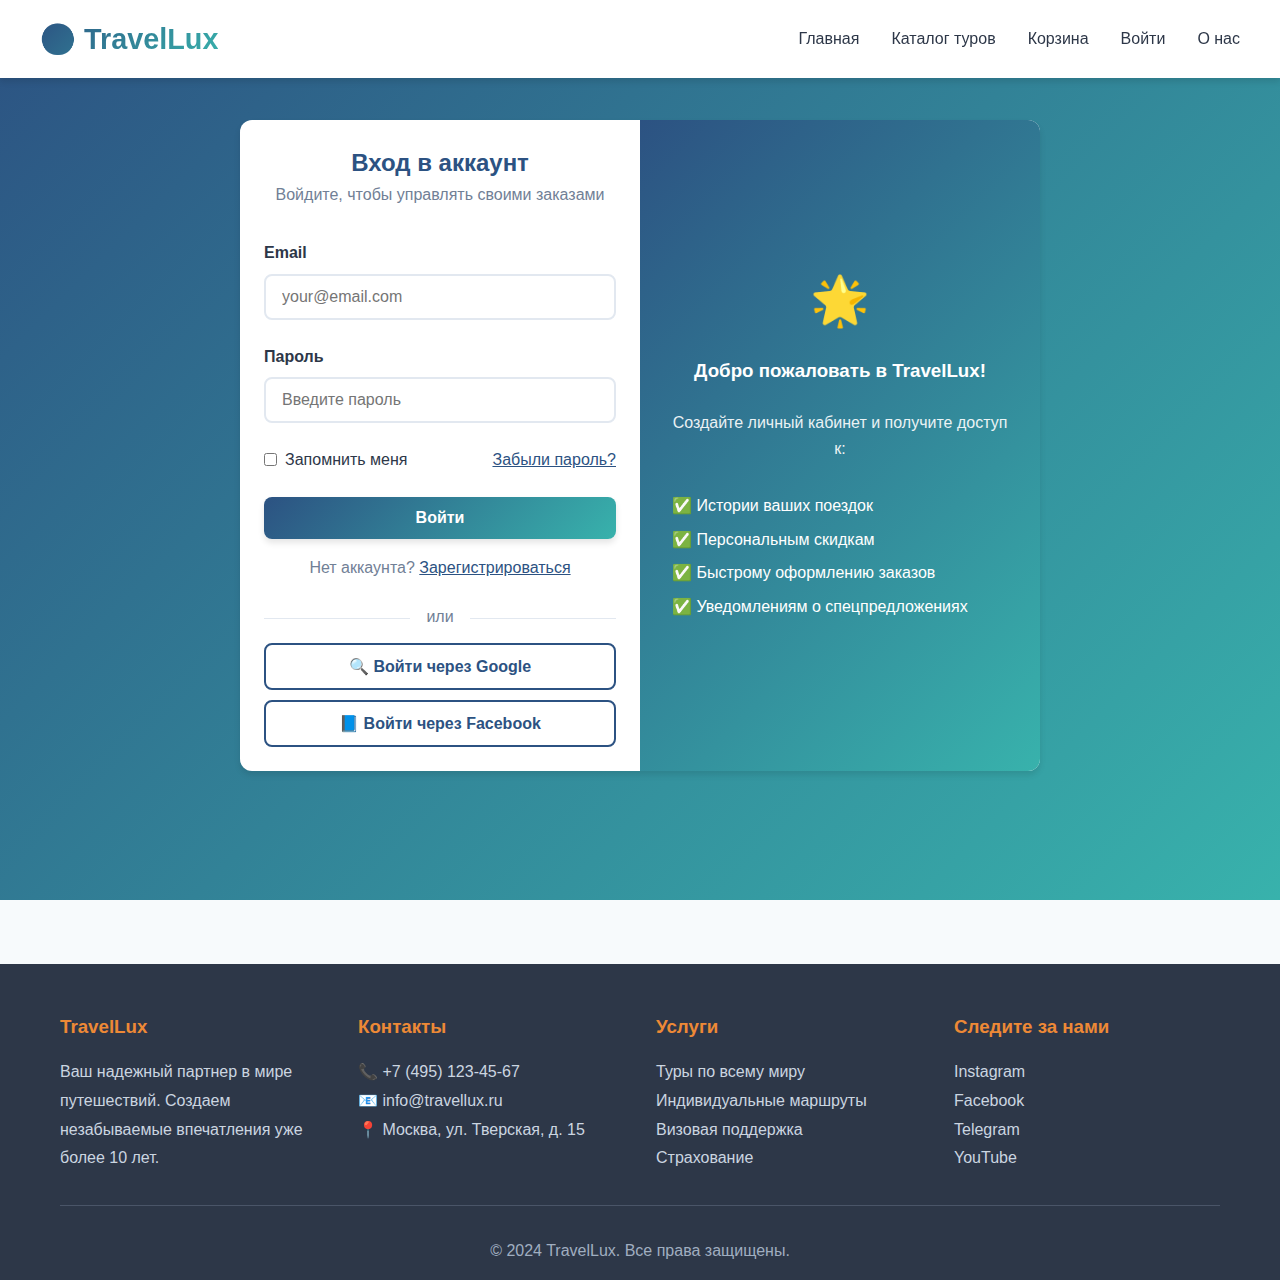
<file: auth.html>
<!DOCTYPE html>
<html lang="ru">
<head>
    <meta charset="UTF-8">
    <meta name="viewport" content="width=device-width, initial-scale=1.0">
    <title>Авторизация - TravelLux</title>
    <link rel="stylesheet" href="styles.css">
</head>
<body>
    <!-- Навигация -->
    <header class="header">
        <nav class="nav container">
            <a href="index.html" class="logo">🌍 TravelLux</a>
            <ul class="nav-menu">
                <li><a href="index.html" class="nav-link">Главная</a></li>
                <li><a href="catalog.html" class="nav-link">Каталог туров</a></li>
                <li><a href="cart.html" class="nav-link">Корзина</a></li>
                <li><a href="auth.html" class="nav-link">Войти</a></li>
                <li><a href="about.html" class="nav-link">О нас</a></li>
            </ul>
            <div class="nav-toggle">
                <span></span>
                <span></span>
                <span></span>
            </div>
        </nav>
    </header>

    <!-- Основное содержимое -->
    <section class="section" style="padding-top: 120px; min-height: 100vh; background: var(--gradient);">
        <div class="container">
            <div class="grid" style="grid-template-columns: 1fr; max-width: 800px; margin: 0 auto;">
                <div class="card" style="overflow: hidden;">
                    <div style="display: grid; grid-template-columns: 1fr 1fr; min-height: 500px;">
                        <!-- Форма входа -->
                        <div class="card-content" id="login-form">
                            <div class="text-center mb-4">
                                <h2 class="text-primary">Вход в аккаунт</h2>
                                <p class="text-light">Войдите, чтобы управлять своими заказами</p>
                            </div>
                            
                            <form onsubmit="handleLogin(event)">
                                <div class="form-group">
                                    <label class="form-label">Email</label>
                                    <input type="email" class="form-control" required placeholder="your@email.com">
                                </div>
                                
                                <div class="form-group">
                                    <label class="form-label">Пароль</label>
                                    <input type="password" class="form-control" required placeholder="Введите пароль">
                                </div>
                                
                                <div style="display: flex; justify-content: space-between; align-items: center; margin-bottom: 1.5rem;">
                                    <label style="display: flex; align-items: center; gap: 0.5rem;">
                                        <input type="checkbox"> Запомнить меня
                                    </label>
                                    <a href="#" onclick="showForgotPassword(); return false;" class="text-primary">Забыли пароль?</a>
                                </div>
                                
                                <button type="submit" class="btn btn-primary" style="width: 100%; margin-bottom: 1rem;">Войти</button>
                                
                                <div class="text-center">
                                    <p class="text-light">Нет аккаунта? 
                                        <a href="#" onclick="switchToRegister(); return false;" class="text-primary">Зарегистрироваться</a>
                                    </p>
                                </div>
                                
                                <div style="text-align: center; margin: 1.5rem 0;">
                                    <span style="color: var(--text-light); background: white; padding: 0 1rem;">или</span>
                                    <hr style="margin-top: -12px; border: none; border-top: 1px solid #E2E8F0;">
                                </div>
                                
                                <div style="display: grid; gap: 10px;">
                                    <button type="button" class="btn btn-secondary" style="display: flex; align-items: center; justify-content: center; gap: 10px;" onclick="socialLogin('google')">
                                        🔍 Войти через Google
                                    </button>
                                    <button type="button" class="btn btn-secondary" style="display: flex; align-items: center; justify-content: center; gap: 10px;" onclick="socialLogin('facebook')">
                                        📘 Войти через Facebook
                                    </button>
                                </div>
                            </form>
                        </div>
                        
                        <!-- Форма регистрации -->
                        <div class="card-content" id="register-form" style="display: none;">
                            <div class="text-center mb-4">
                                <h2 class="text-primary">Регистрация</h2>
                                <p class="text-light">Создайте аккаунт для удобного бронирования</p>
                            </div>
                            
                            <form onsubmit="handleRegister(event)">
                                <div class="grid grid-2" style="gap: 1rem;">
                                    <div class="form-group">
                                        <label class="form-label">Имя</label>
                                        <input type="text" class="form-control" required placeholder="Ваше имя">
                                    </div>
                                    
                                    <div class="form-group">
                                        <label class="form-label">Фамилия</label>
                                        <input type="text" class="form-control" required placeholder="Ваша фамилия">
                                    </div>
                                </div>
                                
                                <div class="form-group">
                                    <label class="form-label">Email</label>
                                    <input type="email" class="form-control" required placeholder="your@email.com">
                                </div>
                                
                                <div class="form-group">
                                    <label class="form-label">Телефон</label>
                                    <input type="tel" class="form-control" required placeholder="+7 (999) 123-45-67">
                                </div>
                                
                                <div class="form-group">
                                    <label class="form-label">Пароль</label>
                                    <input type="password" class="form-control" required placeholder="Минимум 6 символов">
                                </div>
                                
                                <div class="form-group">
                                    <label class="form-label">Подтверждение пароля</label>
                                    <input type="password" class="form-control" required placeholder="Повторите пароль">
                                </div>
                                
                                <div style="margin-bottom: 1.5rem;">
                                    <label style="display: flex; align-items: flex-start; gap: 0.5rem;">
                                        <input type="checkbox" required style="margin-top: 3px;">
                                        <span style="font-size: 0.9rem;">Я согласен с <a href="#" onclick="return false;" class="text-primary">условиями использования</a> и <a href="#" onclick="return false;" class="text-primary">политикой конфиденциальности</a></span>
                                    </label>
                                </div>
                                
                                <button type="submit" class="btn btn-primary" style="width: 100%; margin-bottom: 1rem;">Создать аккаунт</button>
                                
                                <div class="text-center">
                                    <p class="text-light">Уже есть аккаунт? 
                                        <a href="#" onclick="switchToLogin(); return false;" class="text-primary">Войти</a>
                                    </p>
                                </div>
                            </form>
                        </div>
                        
                        <!-- Правая панель -->
                        <div style="background: var(--gradient); color: white; padding: 2rem; display: flex; flex-direction: column; justify-content: center; text-align: center;">
                            <div id="auth-promo">
                                <div style="font-size: 3rem; margin-bottom: 1rem;">🌟</div>
                                <h3 class="mb-3">Добро пожаловать в TravelLux!</h3>
                                <p style="margin-bottom: 2rem; opacity: 0.9;">Создайте личный кабинет и получите доступ к:</p>
                                <ul style="text-align: left; list-style: none; padding: 0;">
                                    <li style="margin-bottom: 0.5rem;">✅ Истории ваших поездок</li>
                                    <li style="margin-bottom: 0.5rem;">✅ Персональным скидкам</li>
                                    <li style="margin-bottom: 0.5rem;">✅ Быстрому оформлению заказов</li>
                                    <li style="margin-bottom: 0.5rem;">✅ Уведомлениям о спецпредложениях</li>
                                </ul>
                            </div>
                        </div>
                    </div>
                </div>
            </div>
        </div>
    </section>

    <!-- Футер -->
    <footer class="footer">
        <div class="container">
            <div class="footer-content">
                <div class="footer-section">
                    <h3>TravelLux</h3>
                    <p>Ваш надежный партнер в мире путешествий. Создаем незабываемые впечатления уже более 10 лет.</p>
                </div>
                <div class="footer-section">
                    <h3>Контакты</h3>
                    <p>📞 +7 (495) 123-45-67</p>
                    <p>📧 info@travellux.ru</p>
                    <p>📍 Москва, ул. Тверская, д. 15</p>
                </div>
                <div class="footer-section">
                    <h3>Услуги</h3>
                    <p><a href="catalog.html">Туры по всему миру</a></p>
                    <p><a href="#" onclick="return false;">Индивидуальные маршруты</a></p>
                    <p><a href="#" onclick="return false;">Визовая поддержка</a></p>
                    <p><a href="#" onclick="return false;">Страхование</a></p>
                </div>
                <div class="footer-section">
                    <h3>Следите за нами</h3>
                    <p><a href="#" onclick="return false;">Instagram</a></p>
                    <p><a href="#" onclick="return false;">Facebook</a></p>
                    <p><a href="#" onclick="return false;">Telegram</a></p>
                    <p><a href="#" onclick="return false;">YouTube</a></p>
                </div>
            </div>
            <div class="footer-bottom">
                <p>&copy; 2024 TravelLux. Все права защищены.</p>
            </div>
        </div>
    </footer>

    <script>
        // Мобильное меню
        document.querySelector('.nav-toggle').addEventListener('click', function() {
            document.querySelector('.nav-menu').classList.toggle('active');
        });

        // Переключение между формами
        function switchToRegister() {
            document.getElementById('login-form').style.display = 'none';
            document.getElementById('register-form').style.display = 'block';
            
            document.getElementById('auth-promo').innerHTML = `
                <div style="font-size: 3rem; margin-bottom: 1rem;">🚀</div>
                <h3 class="mb-3">Присоединяйтесь к нам!</h3>
                <p style="margin-bottom: 2rem; opacity: 0.9;">Тысячи путешественников уже выбрали TravelLux</p>
                <div style="text-align: left;">
                    <p>🎁 Скидка 10% на первый тур</p>
                    <p>📧 Эксклюзивные предложения</p>
                    <p>⭐ Накопительная система бонусов</p>
                </div>
            `;
        }

        function switchToLogin() {
            document.getElementById('register-form').style.display = 'none';
            document.getElementById('login-form').style.display = 'block';
            
            document.getElementById('auth-promo').innerHTML = `
                <div style="font-size: 3rem; margin-bottom: 1rem;">🌟</div>
                <h3 class="mb-3">Добро пожаловать в TravelLux!</h3>
                <p style="margin-bottom: 2rem; opacity: 0.9;">Создайте личный кабинет и получите доступ к:</p>
                <ul style="text-align: left; list-style: none; padding: 0;">
                    <li style="margin-bottom: 0.5rem;">✅ Истории ваших поездок</li>
                    <li style="margin-bottom: 0.5rem;">✅ Персональным скидкам</li>
                    <li style="margin-bottom: 0.5rem;">✅ Быстрому оформлению заказов</li>
                    <li style="margin-bottom: 0.5rem;">✅ Уведомлениям о спецпредложениях</li>
                </ul>
            `;
        }

        // Обработка входа
        function handleLogin(event) {
            event.preventDefault();
            
            // Показываем индикатор загрузки
            const submitBtn = event.target.querySelector('button[type="submit"]');
            const originalText = submitBtn.textContent;
            submitBtn.textContent = 'Вход...';
            submitBtn.disabled = true;
            
            // Имитация проверки данных
            setTimeout(() => {
                // Сохраняем состояние авторизации
                localStorage.setItem('isLoggedIn', 'true');
                localStorage.setItem('userEmail', event.target.querySelector('input[type="email"]').value);
                
                // Показываем успешное уведомление
                showNotification('✅ Вход выполнен успешно!', 'success');
                
                // Перенаправляем на главную
                setTimeout(() => {
                    window.location.href = 'index.html';
                }, 1500);
                
                submitBtn.textContent = originalText;
                submitBtn.disabled = false;
            }, 1500);
        }

        // Обработка регистрации
        function handleRegister(event) {
            event.preventDefault();
            
            const password = event.target.querySelector('input[placeholder*="Минимум"]').value;
            const confirmPassword = event.target.querySelector('input[placeholder*="Повторите"]').value;
            
            if (password !== confirmPassword) {
                showNotification('❌ Пароли не совпадают!', 'error');
                return;
            }
            
            if (password.length < 6) {
                showNotification('❌ Пароль должен содержать минимум 6 символов!', 'error');
                return;
            }
            
            // Показываем индикатор загрузки
            const submitBtn = event.target.querySelector('button[type="submit"]');
            const originalText = submitBtn.textContent;
            submitBtn.textContent = 'Создание аккаунта...';
            submitBtn.disabled = true;
            
            // Имитация регистрации
            setTimeout(() => {
                // Сохраняем состояние авторизации
                localStorage.setItem('isLoggedIn', 'true');
                localStorage.setItem('userEmail', event.target.querySelector('input[type="email"]').value);
                localStorage.setItem('userName', event.target.querySelector('input[placeholder*="Ваше имя"]').value);
                
                // Показываем успешное уведомление
                showNotification('🎉 Аккаунт создан успешно! Добро пожаловать!', 'success');
                
                // Перенаправляем на главную
                setTimeout(() => {
                    window.location.href = 'index.html';
                }, 2000);
                
                submitBtn.textContent = originalText;
                submitBtn.disabled = false;
            }, 2000);
        }

        // Социальная авторизация
        function socialLogin(provider) {
            showNotification(`🔄 Перенаправление на ${provider}...`, 'info');
            
            // Имитация социальной авторизации
            setTimeout(() => {
                localStorage.setItem('isLoggedIn', 'true');
                localStorage.setItem('userEmail', `user@${provider}.com`);
                showNotification('✅ Вход выполнен успешно!', 'success');
                
                setTimeout(() => {
                    window.location.href = 'index.html';
                }, 1500);
            }, 2000);
        }

        // Восстановление пароля
        function showForgotPassword() {
            const email = prompt('Введите ваш email для восстановления пароля:');
            if (email) {
                showNotification('📧 Инструкции по восстановлению пароля отправлены на ваш email!', 'success');
            }
        }

        // Функция уведомлений
        function showNotification(message, type = 'info') {
            const colors = {
                success: 'var(--accent-color)',
                error: 'var(--secondary-color)',
                info: 'var(--primary-color)'
            };
            
            const notification = document.createElement('div');
            notification.innerHTML = `
                <div style="position: fixed; top: 100px; right: 20px; background: ${colors[type]}; color: white; padding: 15px 20px; border-radius: 8px; z-index: 10000; box-shadow: var(--shadow-lg); max-width: 300px;">
                    ${message}
                </div>
            `;
            document.body.appendChild(notification);
            
            setTimeout(() => {
                notification.remove();
            }, 4000);
        }

        // Проверяем, авторизован ли пользователь
        document.addEventListener('DOMContentLoaded', function() {
            if (localStorage.getItem('isLoggedIn') === 'true') {
                // Если пользователь уже авторизован, показываем личный кабинет
                showUserProfile();
            }
        });

        function showUserProfile() {
            const userEmail = localStorage.getItem('userEmail');
            const userName = localStorage.getItem('userName') || 'Пользователь';
            
            document.querySelector('.section').innerHTML = `
                <div class="container" style="padding-top: 120px;">
                    <div class="card" style="max-width: 800px; margin: 0 auto;">
                        <div class="card-content text-center">
                            <div style="font-size: 4rem; margin-bottom: 2rem;">👤</div>
                            <h2 class="mb-3">Личный кабинет</h2>
                            <p class="text-light mb-4">Добро пожаловать, ${userName}!</p>
                            
                            <div class="grid grid-2" style="gap: 2rem; margin: 2rem 0;">
                                <div class="card">
                                    <div class="card-content text-center">
                                        <h4>📧 Email</h4>
                                        <p>${userEmail}</p>
                                    </div>
                                </div>
                                <div class="card">
                                    <div class="card-content text-center">
                                        <h4>🎯 Статус</h4>
                                        <p class="text-primary">Активный пользователь</p>
                                    </div>
                                </div>
                            </div>
                            
                            <div class="grid grid-3" style="gap: 1rem; margin: 2rem 0;">
                                <a href="catalog.html" class="btn btn-primary">📋 Каталог туров</a>
                                <a href="cart.html" class="btn btn-secondary">🛒 Моя корзина</a>
                                <button class="btn btn-accent" onclick="logout()">🚪 Выйти</button>
                            </div>
                        </div>
                    </div>
                </div>
            `;
        }

        function logout() {
            localStorage.removeItem('isLoggedIn');
            localStorage.removeItem('userEmail');
            localStorage.removeItem('userName');
            showNotification('👋 До свидания! Вы вышли из аккаунта.', 'info');
            setTimeout(() => {
                window.location.reload();
            }, 1500);
        }
    </script>

    <style>
        @media (max-width: 768px) {
            .card > div {
                grid-template-columns: 1fr !important;
            }
            
            .card > div > div:last-child {
                order: -1;
                text-align: center !important;
                padding: 1rem !important;
            }
            
            .card > div > div:last-child ul {
                text-align: center !important;
            }
        }
    </style>
</body>
</html>
</file>
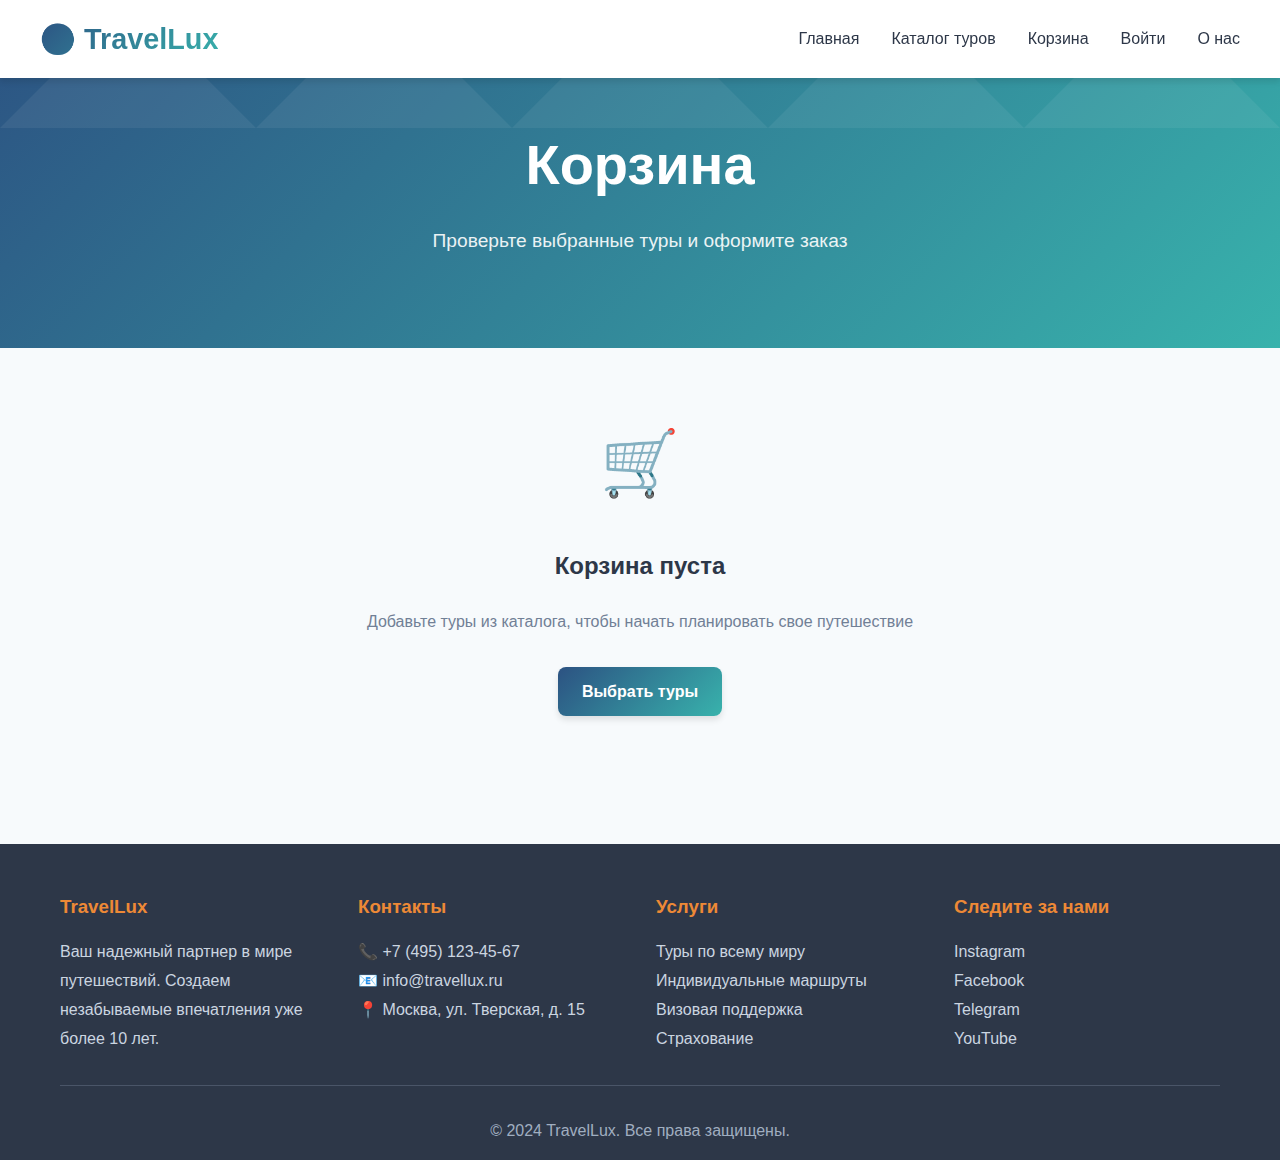
<file: cart.html>
<!DOCTYPE html>
<html lang="ru">
<head>
    <meta charset="UTF-8">
    <meta name="viewport" content="width=device-width, initial-scale=1.0">
    <title>Корзина - TravelLux</title>
    <link rel="stylesheet" href="styles.css">
</head>
<body>
    <!-- Навигация -->
    <header class="header">
        <nav class="nav container">
            <a href="index.html" class="logo">🌍 TravelLux</a>
            <ul class="nav-menu">
                <li><a href="index.html" class="nav-link">Главная</a></li>
                <li><a href="catalog.html" class="nav-link">Каталог туров</a></li>
                <li><a href="cart.html" class="nav-link">Корзина</a></li>
                <li><a href="auth.html" class="nav-link">Войти</a></li>
                <li><a href="about.html" class="nav-link">О нас</a></li>
            </ul>
            <div class="nav-toggle">
                <span></span>
                <span></span>
                <span></span>
            </div>
        </nav>
    </header>

    <!-- Заголовок страницы -->
    <section class="hero" style="padding: 120px 0 60px;">
        <div class="container">
            <div class="hero-content">
                <h1>Корзина</h1>
                <p>Проверьте выбранные туры и оформите заказ</p>
            </div>
        </div>
    </section>

    <!-- Содержимое корзины -->
    <section class="section">
        <div class="container">
            <div id="cart-content">
                <!-- Контент загружается динамически -->
            </div>
        </div>
    </section>

    <!-- Футер -->
    <footer class="footer">
        <div class="container">
            <div class="footer-content">
                <div class="footer-section">
                    <h3>TravelLux</h3>
                    <p>Ваш надежный партнер в мире путешествий. Создаем незабываемые впечатления уже более 10 лет.</p>
                </div>
                <div class="footer-section">
                    <h3>Контакты</h3>
                    <p>📞 +7 (495) 123-45-67</p>
                    <p>📧 info@travellux.ru</p>
                    <p>📍 Москва, ул. Тверская, д. 15</p>
                </div>
                <div class="footer-section">
                    <h3>Услуги</h3>
                    <p><a href="catalog.html">Туры по всему миру</a></p>
                    <p><a href="#" onclick="return false;">Индивидуальные маршруты</a></p>
                    <p><a href="#" onclick="return false;">Визовая поддержка</a></p>
                    <p><a href="#" onclick="return false;">Страхование</a></p>
                </div>
                <div class="footer-section">
                    <h3>Следите за нами</h3>
                    <p><a href="#" onclick="return false;">Instagram</a></p>
                    <p><a href="#" onclick="return false;">Facebook</a></p>
                    <p><a href="#" onclick="return false;">Telegram</a></p>
                    <p><a href="#" onclick="return false;">YouTube</a></p>
                </div>
            </div>
            <div class="footer-bottom">
                <p>&copy; 2024 TravelLux. Все права защищены.</p>
            </div>
        </div>
    </footer>

    <script>
        // Мобильное меню
        document.querySelector('.nav-toggle').addEventListener('click', function() {
            document.querySelector('.nav-menu').classList.toggle('active');
        });

        // Управление корзиной
        let cart = JSON.parse(localStorage.getItem('cart')) || [];

        function updateQuantity(tourId, change) {
            const item = cart.find(item => item.id === tourId);
            if (item) {
                item.quantity += change;
                if (item.quantity <= 0) {
                    removeFromCart(tourId);
                } else {
                    localStorage.setItem('cart', JSON.stringify(cart));
                    displayCart();
                }
            }
        }

        function removeFromCart(tourId) {
            cart = cart.filter(item => item.id !== tourId);
            localStorage.setItem('cart', JSON.stringify(cart));
            displayCart();
        }

        function clearCart() {
            cart = [];
            localStorage.removeItem('cart');
            displayCart();
        }

        function displayCart() {
            const container = document.getElementById('cart-content');
            
            if (cart.length === 0) {
                container.innerHTML = `
                    <div class="text-center">
                        <div style="font-size: 4rem; margin-bottom: 2rem;">🛒</div>
                        <h2 class="mb-3">Корзина пуста</h2>
                        <p class="text-light mb-4">Добавьте туры из каталога, чтобы начать планировать свое путешествие</p>
                        <a href="catalog.html" class="btn btn-primary">Выбрать туры</a>
                    </div>
                `;
                return;
            }

            let total = 0;
            let cartHtml = `
                <div class="grid" style="grid-template-columns: 1fr 400px; gap: 2rem; align-items: start;">
                    <div>
                        <h2 class="mb-3">Выбранные туры</h2>
                        <div class="card">
                            <div class="table">
                                <thead>
                                    <tr>
                                        <th>Тур</th>
                                        <th>Цена</th>
                                        <th>Количество</th>
                                        <th>Сумма</th>
                                        <th></th>
                                    </tr>
                                </thead>
                                <tbody>
            `;

            cart.forEach(item => {
                const itemTotal = item.price * item.quantity;
                total += itemTotal;
                
                cartHtml += `
                    <tr>
                        <td>
                            <div style="display: flex; align-items: center; gap: 1rem;">
                                <img src="${item.image}" alt="${item.name}" style="width: 60px; height: 60px; object-fit: cover; border-radius: 8px;">
                                <div>
                                    <div class="font-weight-bold">${item.name}</div>
                                </div>
                            </div>
                        </td>
                        <td>${item.price.toLocaleString()} ₽</td>
                        <td>
                            <div style="display: flex; align-items: center; gap: 10px;">
                                <button class="btn" style="padding: 5px 10px; min-width: auto;" onclick="updateQuantity(${item.id}, -1)">-</button>
                                <span style="min-width: 30px; text-align: center;">${item.quantity}</span>
                                <button class="btn" style="padding: 5px 10px; min-width: auto;" onclick="updateQuantity(${item.id}, 1)">+</button>
                            </div>
                        </td>
                        <td class="font-weight-bold">${itemTotal.toLocaleString()} ₽</td>
                        <td>
                            <button class="btn btn-accent" style="padding: 5px 10px;" onclick="removeFromCart(${item.id})">✕</button>
                        </td>
                    </tr>
                `;
            });

            cartHtml += `
                                </tbody>
                            </div>
                        </div>
                        <div class="mt-3 text-center">
                            <button class="btn btn-secondary" onclick="clearCart()">Очистить корзину</button>
                        </div>
                    </div>
                    
                    <div>
                        <div class="card">
                            <div class="card-content">
                                <h3 class="mb-3">Итого</h3>
                                <div style="border-bottom: 1px solid #E2E8F0; padding-bottom: 1rem; margin-bottom: 1rem;">
                                    <div style="display: flex; justify-content: space-between; margin-bottom: 0.5rem;">
                                        <span>Туры (${cart.reduce((sum, item) => sum + item.quantity, 0)} шт.)</span>
                                        <span>${total.toLocaleString()} ₽</span>
                                    </div>
                                    <div style="display: flex; justify-content: space-between; margin-bottom: 0.5rem;">
                                        <span>Скидка</span>
                                        <span class="text-accent">-${Math.floor(total * 0.05).toLocaleString()} ₽</span>
                                    </div>
                                </div>
                                <div style="display: flex; justify-content: space-between; font-size: 1.25rem; font-weight: bold; margin-bottom: 1.5rem;">
                                    <span>К оплате:</span>
                                    <span class="text-primary">${(total - Math.floor(total * 0.05)).toLocaleString()} ₽</span>
                                </div>
                                <button class="btn btn-primary" style="width: 100%; margin-bottom: 1rem;" onclick="proceedToCheckout()">Оформить заказ</button>
                                <a href="catalog.html" class="btn btn-secondary" style="width: 100%; display: block; text-align: center;">Продолжить покупки</a>
                            </div>
                        </div>
                        
                        <div class="card mt-3">
                            <div class="card-content">
                                <h4 class="mb-2">🎁 Промокод</h4>
                                <div style="display: flex; gap: 10px;">
                                    <input type="text" placeholder="Введите промокод" class="form-control" id="promo-input">
                                    <button class="btn btn-secondary" onclick="applyPromo()">Применить</button>
                                </div>
                            </div>
                        </div>
                    </div>
                </div>
            `;

            container.innerHTML = cartHtml;
        }

        function applyPromo() {
            const promoInput = document.getElementById('promo-input');
            const promoCode = promoInput.value.trim().toUpperCase();
            
            if (promoCode === 'WELCOME10') {
                alert('✅ Промокод применен! Скидка 10%');
                promoInput.value = '';
            } else if (promoCode === 'SUMMER20') {
                alert('✅ Промокод применен! Скидка 20%');
                promoInput.value = '';
            } else if (promoCode) {
                alert('❌ Неверный промокод');
            }
        }

        function proceedToCheckout() {
            if (cart.length === 0) {
                alert('Корзина пуста!');
                return;
            }
            
            // Создаем модальное окно для оформления заказа
            const modal = document.createElement('div');
            modal.innerHTML = `
                <div style="position: fixed; top: 0; left: 0; right: 0; bottom: 0; background: rgba(0,0,0,0.5); z-index: 10000; display: flex; align-items: center; justify-content: center; padding: 20px;">
                    <div class="card" style="max-width: 500px; width: 100%; max-height: 90vh; overflow-y: auto;">
                        <div class="card-content">
                            <h3 class="mb-3">Оформление заказа</h3>
                            <form onsubmit="submitOrder(event)">
                                <div class="form-group">
                                    <label class="form-label">Имя</label>
                                    <input type="text" class="form-control" required>
                                </div>
                                <div class="form-group">
                                    <label class="form-label">Фамилия</label>
                                    <input type="text" class="form-control" required>
                                </div>
                                <div class="form-group">
                                    <label class="form-label">Email</label>
                                    <input type="email" class="form-control" required>
                                </div>
                                <div class="form-group">
                                    <label class="form-label">Телефон</label>
                                    <input type="tel" class="form-control" required>
                                </div>
                                <div class="form-group">
                                    <label class="form-label">Дата вылета</label>
                                    <input type="date" class="form-control" required>
                                </div>
                                <div class="form-group">
                                    <label class="form-label">Комментарий</label>
                                    <textarea class="form-control" rows="3" placeholder="Особые пожелания..."></textarea>
                                </div>
                                <div style="display: flex; gap: 1rem;">
                                    <button type="submit" class="btn btn-primary" style="flex: 1;">Подтвердить заказ</button>
                                    <button type="button" class="btn btn-secondary" onclick="closeModal()" style="flex: 1;">Отмена</button>
                                </div>
                            </form>
                        </div>
                    </div>
                </div>
            `;
            document.body.appendChild(modal);
            modal.querySelector('input').focus();
            
            window.closeModal = function() {
                modal.remove();
            };
            
            window.submitOrder = function(e) {
                e.preventDefault();
                alert('🎉 Заказ успешно оформлен! Мы свяжемся с вами в ближайшее время.');
                clearCart();
                modal.remove();
            };
        }

        // Загружаем корзину при загрузке страницы
        document.addEventListener('DOMContentLoaded', function() {
            displayCart();
        });
    </script>

    <style>
        @media (max-width: 768px) {
            .grid {
                grid-template-columns: 1fr !important;
            }
            
            .table {
                overflow-x: auto;
            }
            
            .table th,
            .table td {
                white-space: nowrap;
                min-width: 120px;
            }
            
            .table th:first-child,
            .table td:first-child {
                min-width: 200px;
            }
        }
    </style>
</body>
</html>
</file>
<file: styles.css>
/* ===== ОБЩИЕ СТИЛИ ===== */
* {
    margin: 0;
    padding: 0;
    box-sizing: border-box;
}

:root {
    --primary-color: #2C5282;
    --secondary-color: #ED8936;
    --accent-color: #38B2AC;
    --text-dark: #2D3748;
    --text-light: #718096;
    --bg-light: #F7FAFC;
    --white: #FFFFFF;
    --shadow: 0 4px 6px rgba(0, 0, 0, 0.1);
    --shadow-lg: 0 10px 25px rgba(0, 0, 0, 0.15);
    --gradient: linear-gradient(135deg, var(--primary-color), var(--accent-color));
}

body {
    font-family: 'Segoe UI', Tahoma, Geneva, Verdana, sans-serif;
    line-height: 1.6;
    color: var(--text-dark);
    background-color: var(--bg-light);
}

.container {
    max-width: 1200px;
    margin: 0 auto;
    padding: 0 20px;
}

/* ===== НАВИГАЦИЯ ===== */
.header {
    background: var(--white);
    box-shadow: var(--shadow);
    position: fixed;
    top: 0;
    left: 0;
    right: 0;
    z-index: 1000;
    transition: all 0.3s ease;
}

.nav {
    display: flex;
    justify-content: space-between;
    align-items: center;
    padding: 1rem 0;
}

.logo {
    font-size: 1.8rem;
    font-weight: bold;
    background: var(--gradient);
    -webkit-background-clip: text;
    -webkit-text-fill-color: transparent;
    background-clip: text;
    text-decoration: none;
    transition: all 0.3s ease;
}

.logo:hover {
    transform: scale(1.05);
}

.nav-menu {
    display: flex;
    list-style: none;
    gap: 2rem;
}

.nav-link {
    text-decoration: none;
    color: var(--text-dark);
    font-weight: 500;
    transition: all 0.3s ease;
    position: relative;
}

.nav-link::after {
    content: '';
    position: absolute;
    bottom: -5px;
    left: 0;
    width: 0;
    height: 2px;
    background: var(--gradient);
    transition: width 0.3s ease;
}

.nav-link:hover::after {
    width: 100%;
}

.nav-link:hover {
    color: var(--primary-color);
}

.nav-toggle {
    display: none;
    flex-direction: column;
    cursor: pointer;
    gap: 3px;
}

.nav-toggle span {
    width: 25px;
    height: 3px;
    background: var(--text-dark);
    transition: all 0.3s ease;
}

/* ===== КНОПКИ ===== */
.btn {
    display: inline-block;
    padding: 12px 24px;
    border: none;
    border-radius: 8px;
    font-weight: 600;
    text-decoration: none;
    text-align: center;
    transition: all 0.3s ease;
    cursor: pointer;
    font-size: 1rem;
}

.btn-primary {
    background: var(--gradient);
    color: var(--white);
    box-shadow: var(--shadow);
}

.btn-primary:hover {
    transform: translateY(-2px);
    box-shadow: var(--shadow-lg);
}

.btn-secondary {
    background: var(--white);
    color: var(--primary-color);
    border: 2px solid var(--primary-color);
}

.btn-secondary:hover {
    background: var(--primary-color);
    color: var(--white);
    transform: translateY(-2px);
}

.btn-accent {
    background: var(--secondary-color);
    color: var(--white);
}

.btn-accent:hover {
    background: #DD7324;
    transform: translateY(-2px);
}

/* ===== HERO СЕКЦИЯ ===== */
.hero {
    background: var(--gradient);
    color: var(--white);
    padding: 120px 0 80px;
    text-align: center;
    position: relative;
    overflow: hidden;
}

.hero::before {
    content: '';
    position: absolute;
    top: 0;
    left: 0;
    right: 0;
    bottom: 0;
    background: url('data:image/svg+xml,<svg xmlns="http://www.w3.org/2000/svg" viewBox="0 0 1000 100" fill="%23ffffff10"><polygon points="0,100 100,0 200,100 300,0 400,100 500,0 600,100 700,0 800,100 900,0 1000,100 1000,100 0,100"/></svg>') repeat-x;
    animation: wave 20s linear infinite;
}

@keyframes wave {
    0% { transform: translateX(0); }
    100% { transform: translateX(-100px); }
}

.hero-content {
    position: relative;
    z-index: 2;
}

.hero h1 {
    font-size: 3.5rem;
    margin-bottom: 1rem;
    animation: fadeInUp 1s ease-out;
}

.hero p {
    font-size: 1.2rem;
    margin-bottom: 2rem;
    opacity: 0.9;
    animation: fadeInUp 1s ease-out 0.2s both;
}

.hero .btn {
    animation: fadeInUp 1s ease-out 0.4s both;
}

@keyframes fadeInUp {
    from {
        opacity: 0;
        transform: translateY(30px);
    }
    to {
        opacity: 1;
        transform: translateY(0);
    }
}

/* ===== КАРТОЧКИ ===== */
.card {
    background: var(--white);
    border-radius: 12px;
    box-shadow: var(--shadow);
    transition: all 0.3s ease;
    overflow: hidden;
}

.card:hover {
    transform: translateY(-5px);
    box-shadow: var(--shadow-lg);
}

.card-img {
    width: 100%;
    height: 200px;
    object-fit: cover;
    transition: transform 0.3s ease;
}

.card:hover .card-img {
    transform: scale(1.05);
}

.card-content {
    padding: 1.5rem;
}

.card-title {
    font-size: 1.3rem;
    font-weight: bold;
    margin-bottom: 0.5rem;
    color: var(--text-dark);
}

.card-text {
    color: var(--text-light);
    margin-bottom: 1rem;
}

.card-price {
    font-size: 1.5rem;
    font-weight: bold;
    color: var(--secondary-color);
    margin-bottom: 1rem;
}

/* ===== СЕТКА ===== */
.grid {
    display: grid;
    gap: 2rem;
}

.grid-2 {
    grid-template-columns: repeat(auto-fit, minmax(300px, 1fr));
}

.grid-3 {
    grid-template-columns: repeat(auto-fit, minmax(280px, 1fr));
}

.grid-4 {
    grid-template-columns: repeat(auto-fit, minmax(250px, 1fr));
}

/* ===== СЕКЦИИ ===== */
.section {
    padding: 4rem 0;
}

.section-title {
    text-align: center;
    font-size: 2.5rem;
    margin-bottom: 1rem;
    color: var(--text-dark);
}

.section-subtitle {
    text-align: center;
    font-size: 1.2rem;
    color: var(--text-light);
    margin-bottom: 3rem;
    max-width: 600px;
    margin-left: auto;
    margin-right: auto;
}

/* ===== ФОРМЫ ===== */
.form-group {
    margin-bottom: 1.5rem;
}

.form-label {
    display: block;
    margin-bottom: 0.5rem;
    font-weight: 600;
    color: var(--text-dark);
}

.form-control {
    width: 100%;
    padding: 12px 16px;
    border: 2px solid #E2E8F0;
    border-radius: 8px;
    font-size: 1rem;
    transition: all 0.3s ease;
    background: var(--white);
}

.form-control:focus {
    outline: none;
    border-color: var(--primary-color);
    box-shadow: 0 0 0 3px rgba(44, 82, 130, 0.1);
}

.form-select {
    appearance: none;
    background-image: url('data:image/svg+xml,<svg xmlns="http://www.w3.org/2000/svg" fill="%236B7280" viewBox="0 0 20 20"><path fill-rule="evenodd" d="M5.293 7.293a1 1 0 011.414 0L10 10.586l3.293-3.293a1 1 0 111.414 1.414l-4 4a1 1 0 01-1.414 0l-4-4a1 1 0 010-1.414z" clip-rule="evenodd"/></svg>');
    background-repeat: no-repeat;
    background-position: right 12px center;
    background-size: 16px;
    padding-right: 40px;
}

/* ===== ТАБЛИЦЫ ===== */
.table {
    width: 100%;
    background: var(--white);
    border-radius: 12px;
    overflow: hidden;
    box-shadow: var(--shadow);
}

.table th,
.table td {
    padding: 1rem;
    text-align: left;
    border-bottom: 1px solid #E2E8F0;
}

.table th {
    background: var(--bg-light);
    font-weight: 600;
    color: var(--text-dark);
}

.table tbody tr:hover {
    background: #F8F9FA;
}

/* ===== ФУТЕР ===== */
.footer {
    background: var(--text-dark);
    color: var(--white);
    padding: 3rem 0 1rem;
    margin-top: 4rem;
}

.footer-content {
    display: grid;
    grid-template-columns: repeat(auto-fit, minmax(250px, 1fr));
    gap: 2rem;
    margin-bottom: 2rem;
}

.footer-section h3 {
    margin-bottom: 1rem;
    color: var(--secondary-color);
}

.footer-section p,
.footer-section a {
    color: #CBD5E0;
    text-decoration: none;
    line-height: 1.8;
}

.footer-section a:hover {
    color: var(--white);
}

.footer-bottom {
    text-align: center;
    padding-top: 2rem;
    border-top: 1px solid #4A5568;
    color: #A0AEC0;
}

/* ===== АДАПТИВНОСТЬ ===== */
@media (max-width: 768px) {
    .nav-menu {
        position: fixed;
        top: 80px;
        left: -100%;
        width: 100%;
        background: var(--white);
        flex-direction: column;
        padding: 2rem;
        box-shadow: var(--shadow);
        transition: left 0.3s ease;
    }

    .nav-menu.active {
        left: 0;
    }

    .nav-toggle {
        display: flex;
    }

    .hero h1 {
        font-size: 2.5rem;
    }

    .hero p {
        font-size: 1rem;
    }

    .section-title {
        font-size: 2rem;
    }

    .grid {
        gap: 1rem;
    }

    .container {
        padding: 0 15px;
    }
}

@media (max-width: 480px) {
    .hero {
        padding: 100px 0 60px;
    }

    .hero h1 {
        font-size: 2rem;
    }

    .card-content {
        padding: 1rem;
    }

    .section {
        padding: 2rem 0;
    }
}

/* ===== АНИМАЦИИ И ЭФФЕКТЫ ===== */
.fade-in {
    animation: fadeIn 0.6s ease-in;
}

@keyframes fadeIn {
    from { opacity: 0; }
    to { opacity: 1; }
}

.slide-in-left {
    animation: slideInLeft 0.6s ease-out;
}

@keyframes slideInLeft {
    from {
        opacity: 0;
        transform: translateX(-30px);
    }
    to {
        opacity: 1;
        transform: translateX(0);
    }
}

.slide-in-right {
    animation: slideInRight 0.6s ease-out;
}

@keyframes slideInRight {
    from {
        opacity: 0;
        transform: translateX(30px);
    }
    to {
        opacity: 1;
        transform: translateX(0);
    }
}

/* ===== УТИЛИТЫ ===== */
.text-center { text-align: center; }
.text-left { text-align: left; }
.text-right { text-align: right; }

.mb-1 { margin-bottom: 0.5rem; }
.mb-2 { margin-bottom: 1rem; }
.mb-3 { margin-bottom: 1.5rem; }
.mb-4 { margin-bottom: 2rem; }

.mt-1 { margin-top: 0.5rem; }
.mt-2 { margin-top: 1rem; }
.mt-3 { margin-top: 1.5rem; }
.mt-4 { margin-top: 2rem; }

.p-1 { padding: 0.5rem; }
.p-2 { padding: 1rem; }
.p-3 { padding: 1.5rem; }
.p-4 { padding: 2rem; }

.rounded { border-radius: 8px; }
.rounded-lg { border-radius: 12px; }
.shadow { box-shadow: var(--shadow); }
.shadow-lg { box-shadow: var(--shadow-lg); }

.bg-primary { background: var(--primary-color); }
.bg-secondary { background: var(--secondary-color); }
.bg-accent { background: var(--accent-color); }
.bg-white { background: var(--white); }
.bg-light { background: var(--bg-light); }

.text-primary { color: var(--primary-color); }
.text-secondary { color: var(--secondary-color); }
.text-accent { color: var(--accent-color); }
.text-dark { color: var(--text-dark); }
.text-light { color: var(--text-light); }
.text-white { color: var(--white); }
</file>
